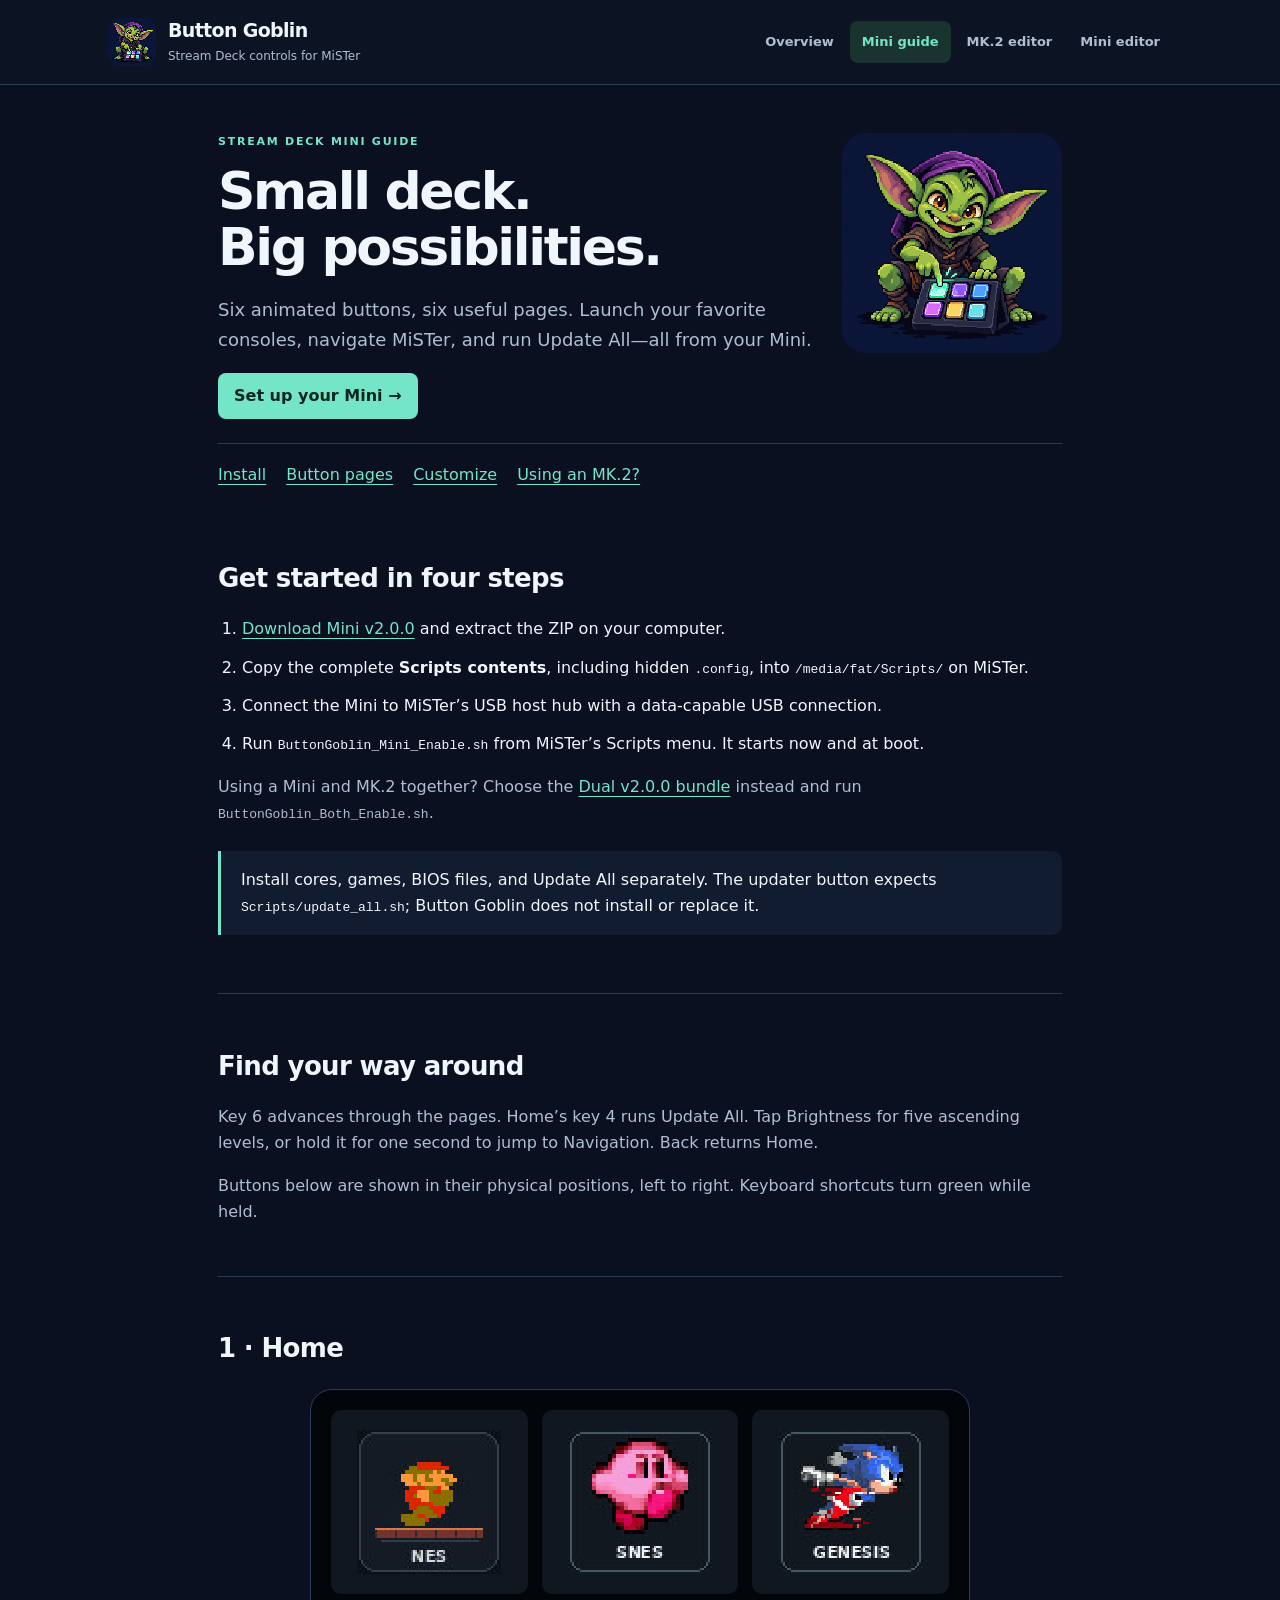
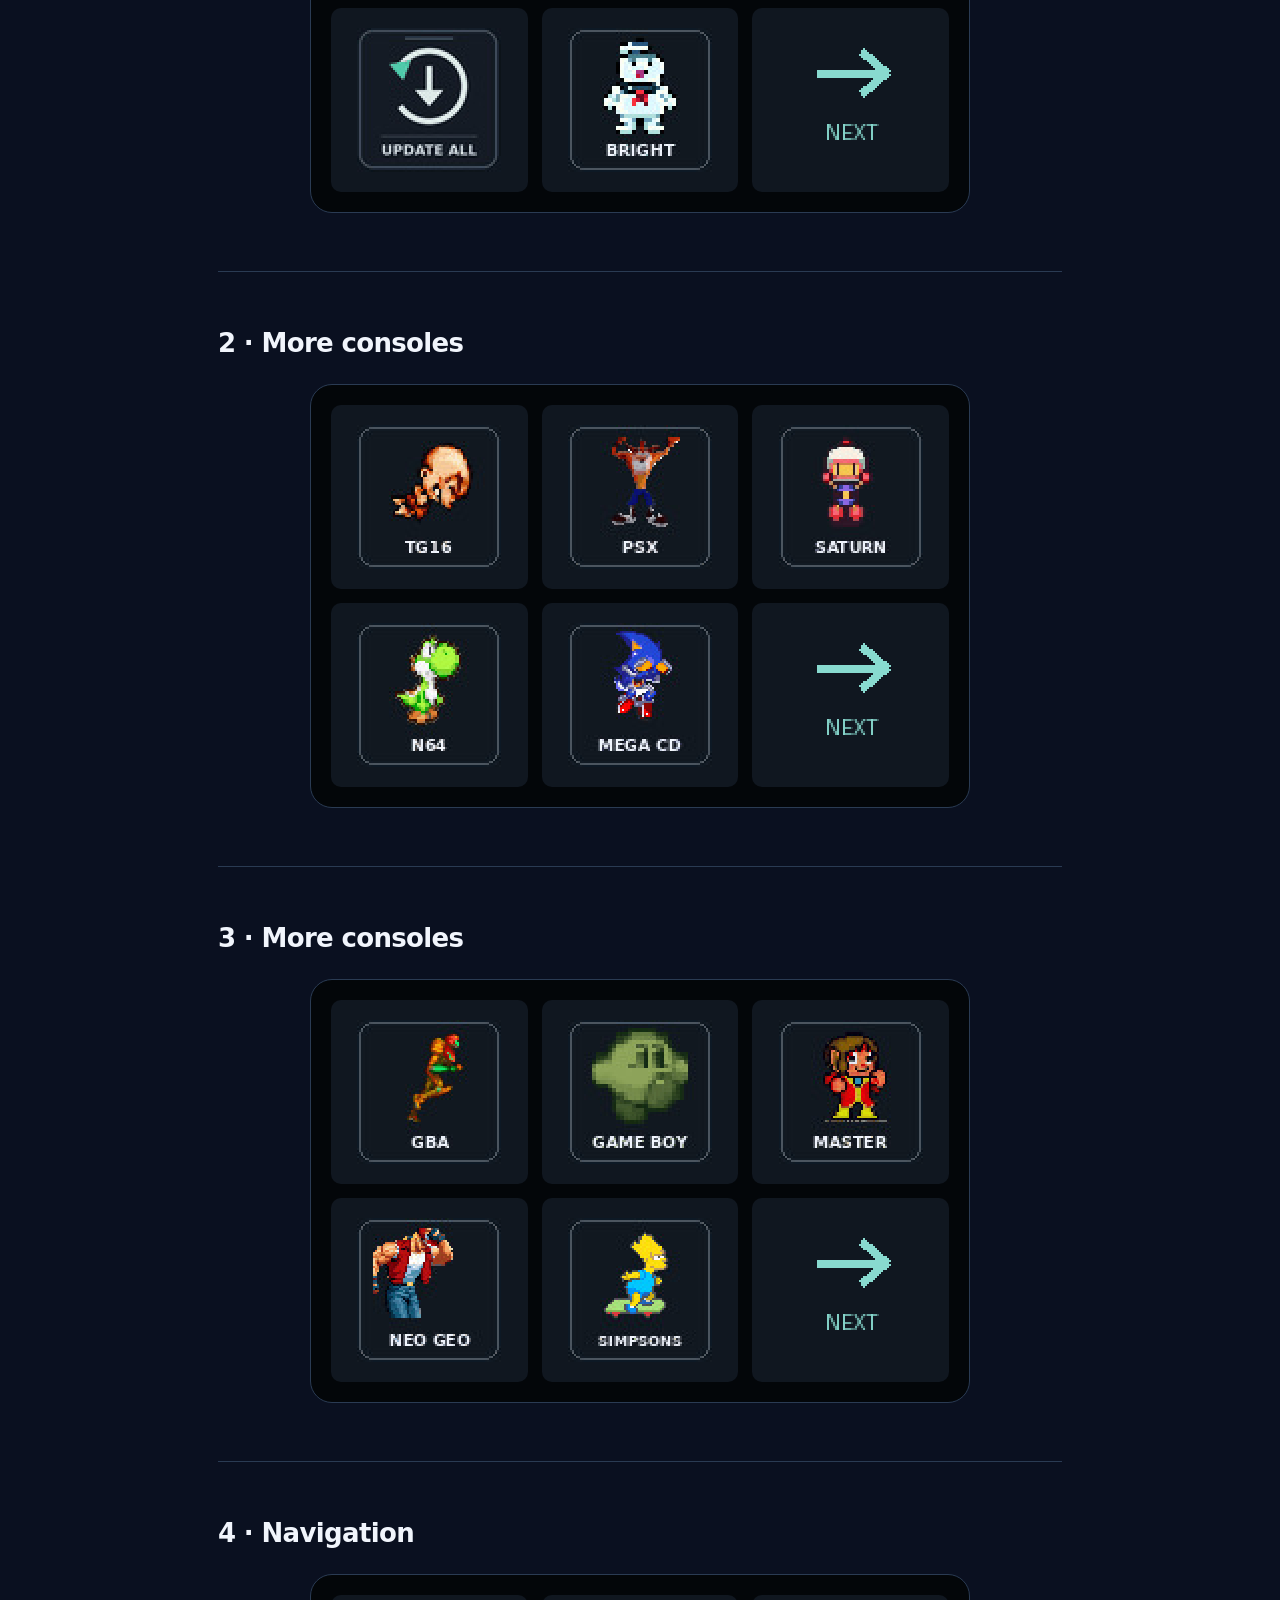
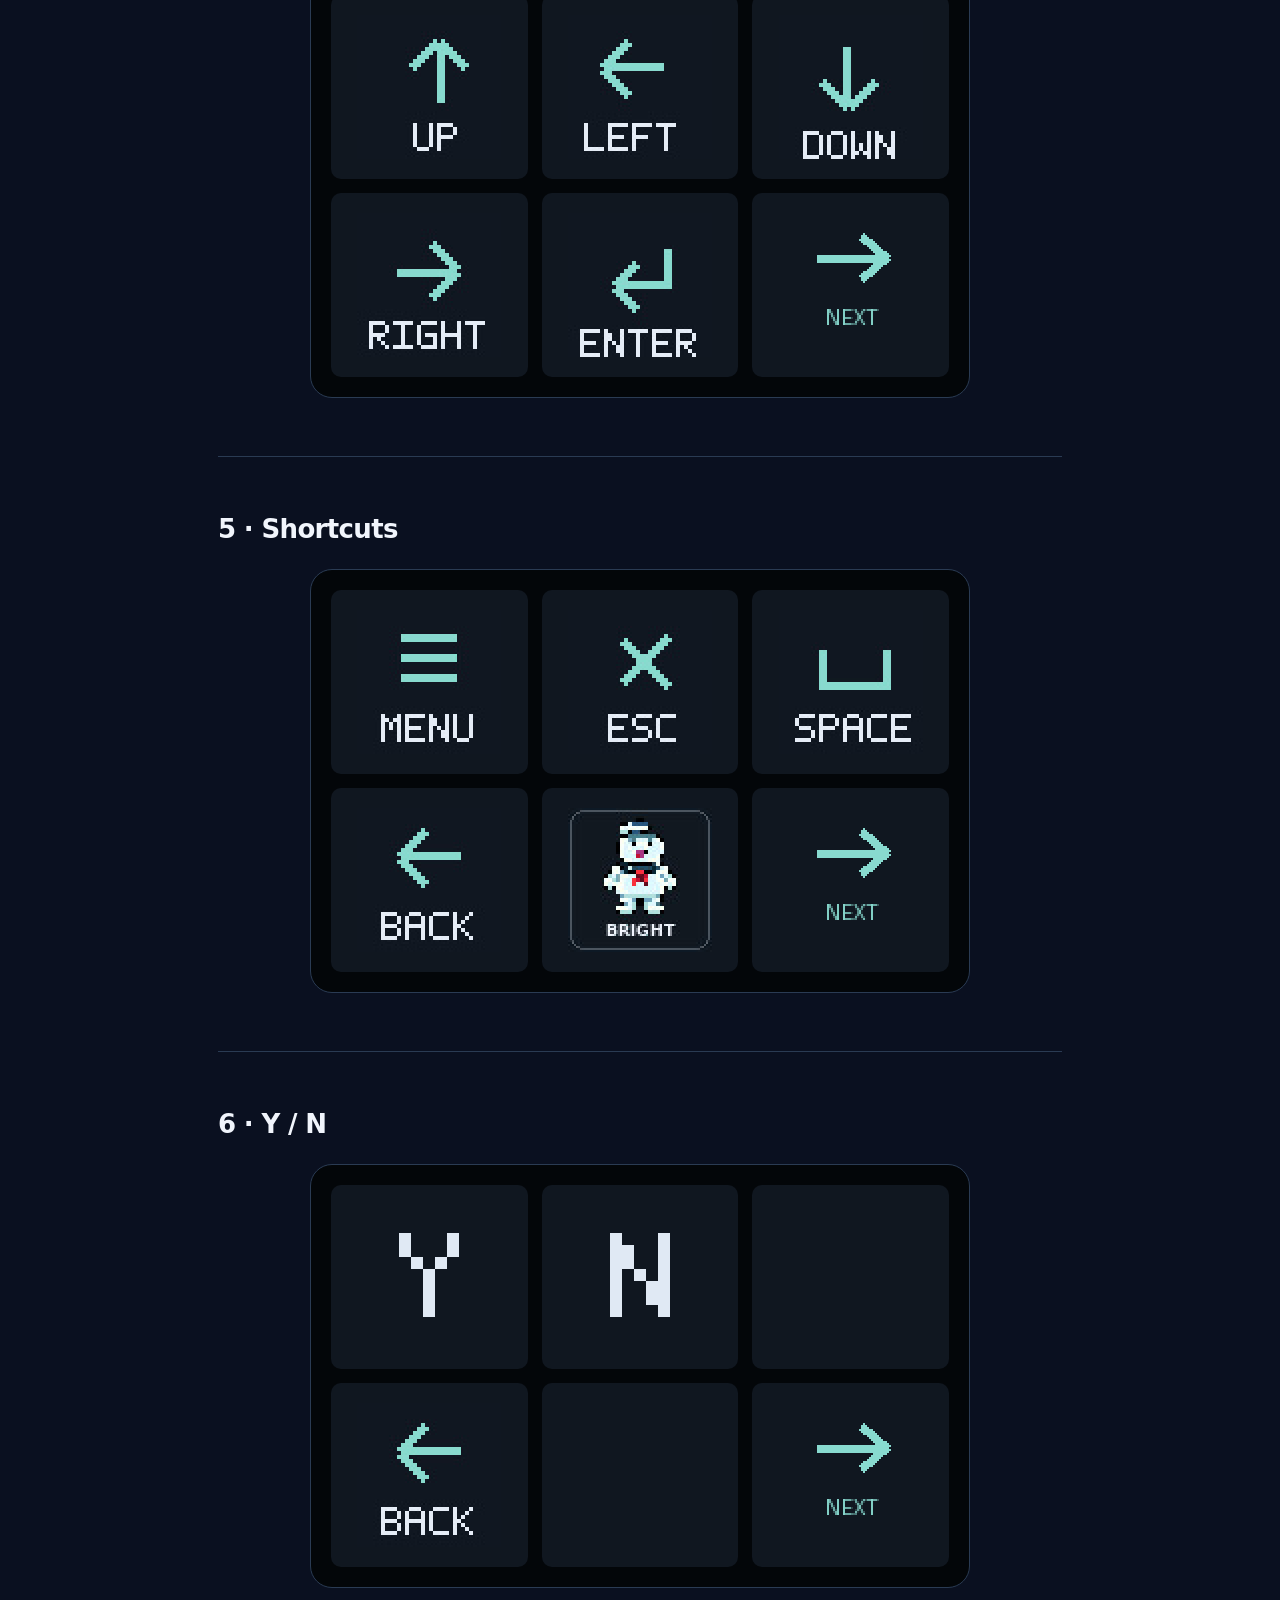
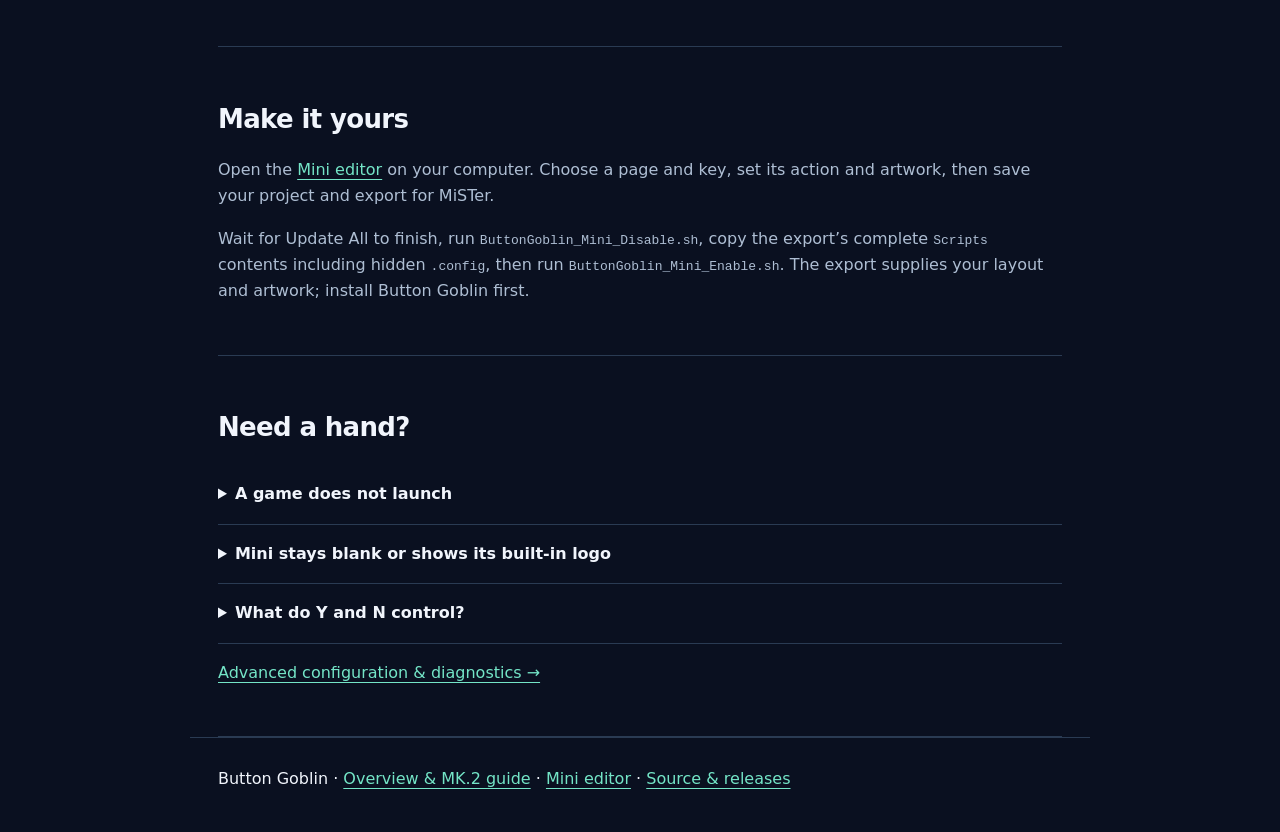
<file: docs/mini.html>
<!doctype html><html lang="en"><head><meta charset="utf-8"><meta name="viewport" content="width=device-width,initial-scale=1"><title>Mini guide · Button Goblin</title><meta name="description" content="Set up Button Goblin for Stream Deck Mini on MiSTer. See all six button pages, install the launcher, and customize your deck."><link rel="canonical" href="https://buttongoblin.monster/mini.html"><link rel="stylesheet" href="site.css?v=20261031"><style>body{line-height:1.65}.deck{display:grid;grid-template-columns:repeat(3,minmax(0,1fr));gap:14px;padding:20px;background:#030609;border:1px solid var(--line);border-radius:22px}.key{text-align:center;background:#101720;border-radius:10px;padding:12px}.key img{display:block;width:100%;max-width:160px;margin:auto;image-rendering:pixelated;aspect-ratio:1}.note{border-left:3px solid var(--accent);padding:16px 20px;background:var(--panel);margin:24px 0}details{padding:16px 0;border-bottom:1px solid var(--line)}summary{cursor:pointer;font-weight:600}.goblin-mascot{image-rendering:pixelated;border-radius:24px}.eyebrow{color:var(--accent);font-weight:800;text-transform:uppercase}.editor-link{display:inline-block;text-decoration:none}li{margin:12px 0}</style></head><body class="mini-guide"><a class="skip-link" href="#main-content">Skip to content</a><header class="site-header"><div class="site-bar"><a class="site-brand" href="index.html"><img src="assets/button-goblin.webp" width="48" height="48" alt=""><span><strong>Button Goblin</strong><small>Stream Deck controls for MiSTer</small></span></a><nav class="site-nav" aria-label="Main navigation"><a href="index.html">Overview</a><a href="mini.html" aria-current="page">Mini guide</a><a href="editor/">MK.2 editor</a><a href="editor/mini.html">Mini editor</a></nav></div></header><main id="main-content"><div class="hero"><img class="goblin-mascot" src="assets/button-goblin.webp" width="220" height="220" alt="Button Goblin with a six-key Stream Deck"><div class="eyebrow">Stream Deck Mini guide</div><h1>Small deck.<br>Big possibilities.</h1><p class="lead">Six animated buttons, six useful pages. Launch your favorite consoles, navigate MiSTer, and run Update All—all from your Mini.</p><a class="editor-link" href="#install">Set up your Mini →</a></div><nav class="local-nav" aria-label="On this page"><a href="#install">Install</a><a href="#page-1">Button pages</a><a href="editor/mini.html">Customize</a><a href="index.html">Using an MK.2?</a></nav><section id="install"><h2>Get started in four steps</h2><ol class="steps"><li><a href="https://github.com/pxpxpxp/buttongoblin/releases/download/mini-v2.0.0/ButtonGoblin_Mini_v2_0_0.zip">Download Mini v2.0.0</a> and extract the ZIP on your computer.</li><li>Copy the complete <strong>Scripts contents</strong>, including hidden <code>.config</code>, into <code>/media/fat/Scripts/</code> on MiSTer.</li><li>Connect the Mini to MiSTer’s USB host hub with a data-capable USB connection.</li><li>Run <code>ButtonGoblin_Mini_Enable.sh</code> from MiSTer’s Scripts menu. It starts now and at boot.</li></ol><p>Using a Mini and MK.2 together? Choose the <a href="https://github.com/pxpxpxp/buttongoblin/releases/download/dual-v2.0.0/ButtonGoblin_Dual_v2_0_0.zip">Dual v2.0.0 bundle</a> instead and run <code>ButtonGoblin_Both_Enable.sh</code>.</p><div class="note">Install cores, games, BIOS files, and Update All separately. The updater button expects <code>Scripts/update_all.sh</code>; Button Goblin does not install or replace it.</div></section><section id="controls"><h2>Find your way around</h2><p>Key 6 advances through the pages. Home’s key 4 runs Update All. Tap Brightness for five ascending levels, or hold it for one second to jump to Navigation. Back returns Home.</p><p>Buttons below are shown in their physical positions, left to right. Keyboard shortcuts turn green while held.</p></section><section id="page-1"><h2>1 · Home</h2><div class="deck"><div class="key"><img src="assets/mini-1c09fa64d529.gif" alt="NES"></div><div class="key"><img src="assets/mini-d19591f74aef.gif" alt="SNES"></div><div class="key"><img src="assets/mini-6c437e86d585.gif" alt="Genesis"></div><div class="key"><img src="assets/mini-9f747e838cac.gif" alt="Update All"></div><div class="key"><img src="assets/mini-e9957d88a40c.gif" alt="Brightness"></div><div class="key"><img src="assets/mini-7480b73964b1.gif" alt="Next"></div></div></section><section id="page-2"><h2>2 · More consoles</h2><div class="deck"><div class="key"><img src="assets/mini-58c2ca056cd0.gif" alt="TurboGrafx-16"></div><div class="key"><img src="assets/mini-54df46e1418d.gif" alt="PlayStation"></div><div class="key"><img src="assets/mini-5008cdf65d72.gif" alt="Saturn"></div><div class="key"><img src="assets/mini-b9729b6f33ca.gif" alt="Nintendo 64"></div><div class="key"><img src="assets/mini-d94de4d1c3d7.gif" alt="Mega CD"></div><div class="key"><img src="assets/mini-7480b73964b1.gif" alt="Next"></div></div></section><section id="page-3"><h2>3 · More consoles</h2><div class="deck"><div class="key"><img src="assets/mini-1b09111dc151.gif" alt="Game Boy Advance"></div><div class="key"><img src="assets/mini-46d7a180b295.gif" alt="Game Boy"></div><div class="key"><img src="assets/mini-c820ca5d98da.gif" alt="Master System"></div><div class="key"><img src="assets/mini-cbc0e3bb19e5.gif" alt="Neo Geo"></div><div class="key"><img src="assets/mini-4125a8313333.gif" alt="Simpsons"></div><div class="key"><img src="assets/mini-7480b73964b1.gif" alt="Next"></div></div></section><section id="page-4"><h2>4 · Navigation</h2><div class="deck"><div class="key"><img src="assets/mini-57a39b70eca9.gif" alt="UP"></div><div class="key"><img src="assets/mini-77a36d45d0c5.gif" alt="LEFT"></div><div class="key"><img src="assets/mini-07c244865df6.gif" alt="DOWN"></div><div class="key"><img src="assets/mini-54111831a6ee.gif" alt="RIGHT"></div><div class="key"><img src="assets/mini-1613233f4fb1.gif" alt="ENTER"></div><div class="key"><img src="assets/mini-7480b73964b1.gif" alt="Next"></div></div></section><section id="page-5"><h2>5 · Shortcuts</h2><div class="deck"><div class="key"><img src="assets/mini-2baf8a1498e5.gif" alt="MENU"></div><div class="key"><img src="assets/mini-4cf844d7d424.gif" alt="ESC"></div><div class="key"><img src="assets/mini-c6b7dce2ec30.gif" alt="SPACE"></div><div class="key"><img src="assets/mini-2d9ea7166fe2.gif" alt="BACK"></div><div class="key"><img src="assets/mini-e9957d88a40c.gif" alt="Brightness"></div><div class="key"><img src="assets/mini-7480b73964b1.gif" alt="Next"></div></div></section><section id="page-6"><h2>6 · Y / N</h2><div class="deck"><div class="key"><img src="assets/mini-6d5edfa2bac9.gif" alt="Y"></div><div class="key"><img src="assets/mini-4dbac39f7bb6.gif" alt="N"></div><div class="key"><img src="assets/mini-bb8f01c28c66.gif" alt="Blank"></div><div class="key"><img src="assets/mini-2d9ea7166fe2.gif" alt="BACK"></div><div class="key"><img src="assets/mini-bb8f01c28c66.gif" alt="Blank"></div><div class="key"><img src="assets/mini-7480b73964b1.gif" alt="Next"></div></div></section><section><h2>Make it yours</h2><p>Open the <a href="editor/mini.html">Mini editor</a> on your computer. Choose a page and key, set its action and artwork, then save your project and export for MiSTer.</p><p>Wait for Update All to finish, run <code>ButtonGoblin_Mini_Disable.sh</code>, copy the export’s complete <code>Scripts</code> contents including hidden <code>.config</code>, then run <code>ButtonGoblin_Mini_Enable.sh</code>. The export supplies your layout and artwork; install Button Goblin first.</p></section><section><h2>Need a hand?</h2><details><summary>A game does not launch</summary><p>Check its installed path in the editor. The default SNES button uses a specific Donkey Kong Country favorite; change it to match your setup.</p></details><details><summary>Mini stays blank or shows its built-in logo</summary><p>Check the USB host connection and data cable, confirm the hidden .config folder was copied, then run Disable followed by Enable after any updater finishes.</p></details><details><summary>What do Y and N control?</summary><p>They send keyboard input to the active MiSTer screen. They do not answer the background Update All process. Run Update All from MiSTer’s Scripts menu for interactive settings.</p></details><p><a href="https://github.com/pxpxpxp/buttongoblin/blob/main/mini/README.md">Advanced configuration & diagnostics →</a></p></section></main><footer>Button Goblin · <a href="index.html">Overview & MK.2 guide</a> · <a href="editor/mini.html">Mini editor</a> · <a href="https://github.com/pxpxpxp/buttongoblin">Source & releases</a></footer></body></html>
</file>
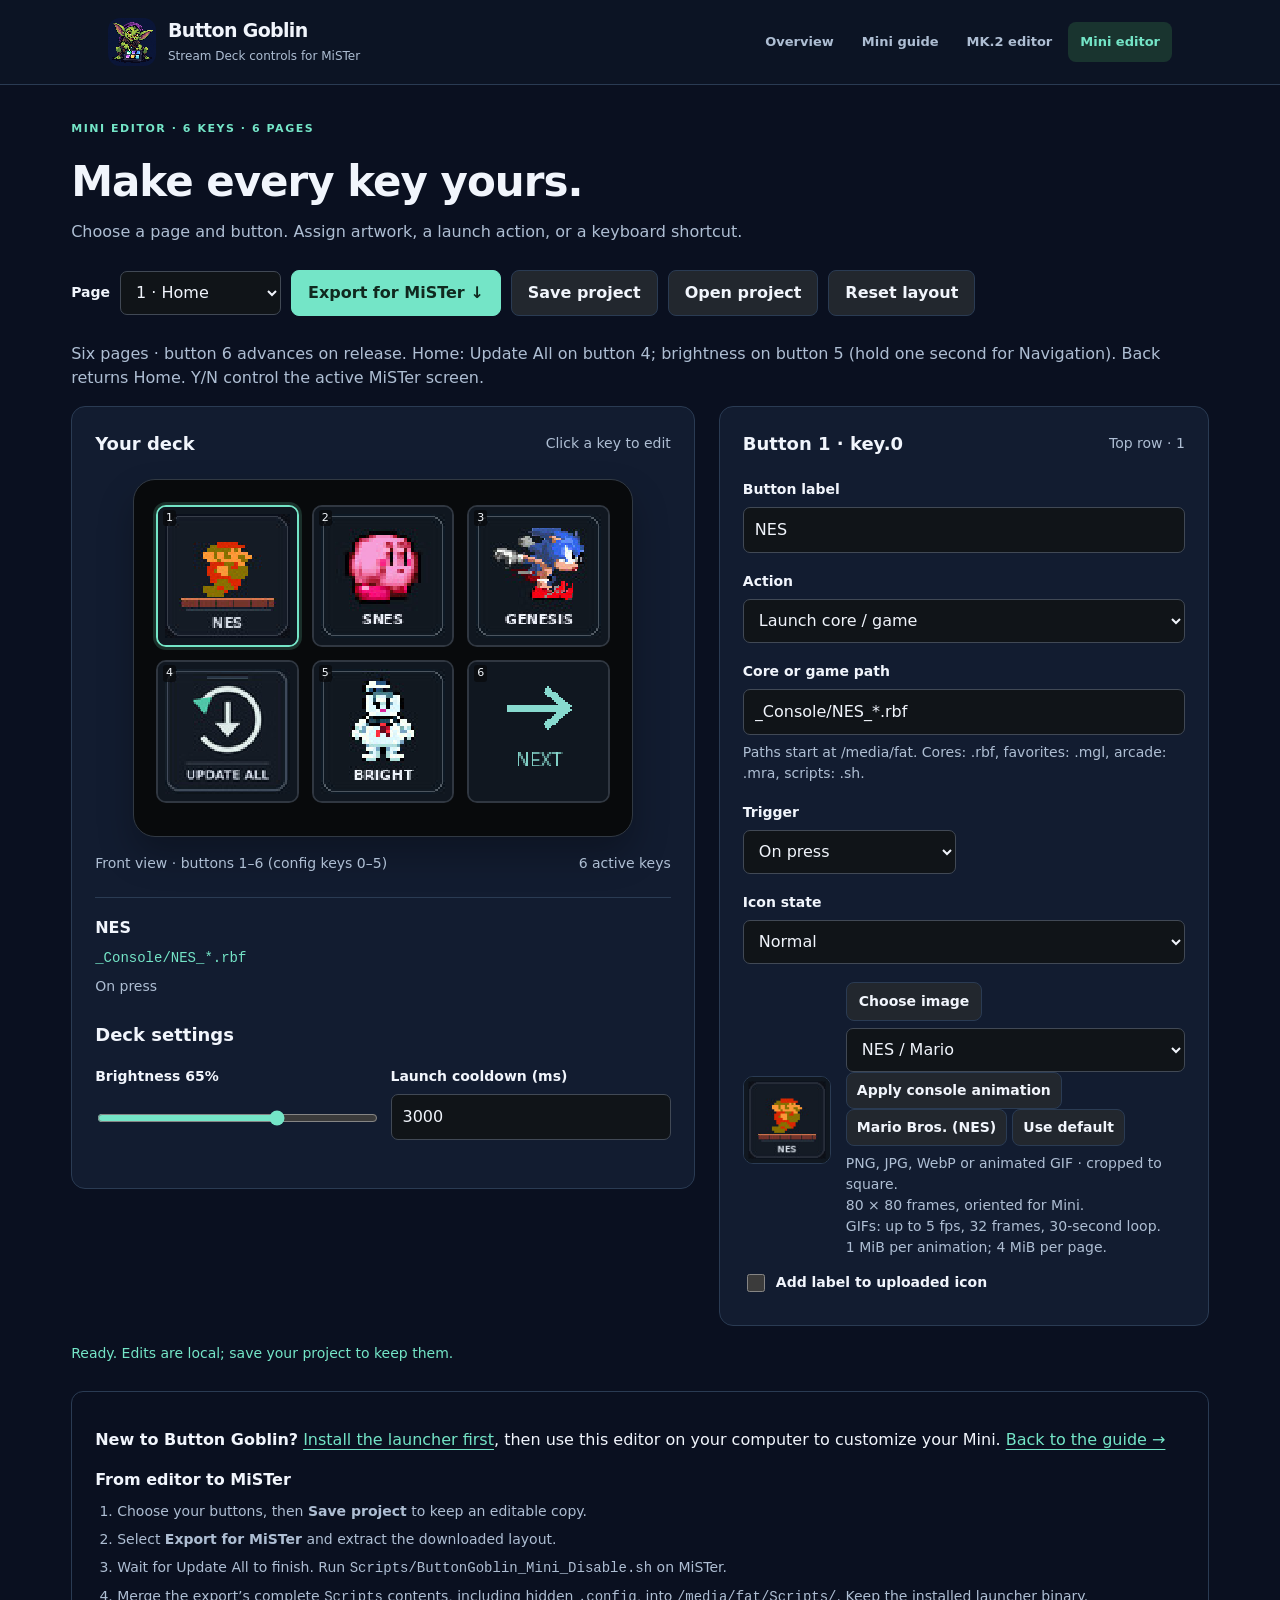
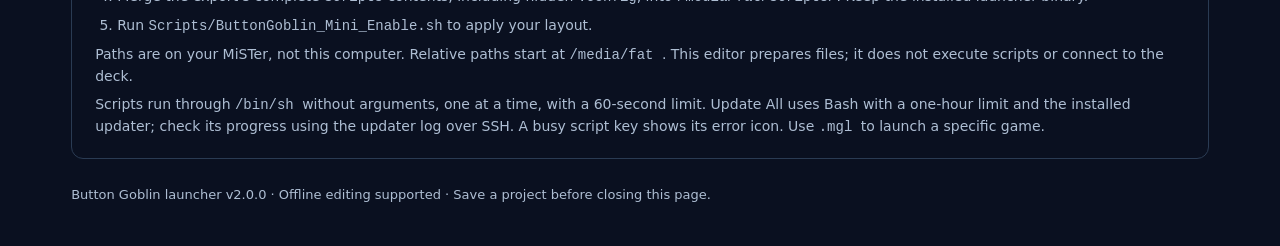
<file: docs/editor/mini.html>
<!doctype html>
<html lang="en">
  <head>
    <meta charset="utf-8">
    <meta name="viewport" content="width=device-width,initial-scale=1">
    <title>
      Button Goblin · Mini Editor
    </title>
<link rel="canonical" href="https://buttongoblin.monster/editor/mini.html">
    <link rel="icon" href="data:image/svg+xml,%3Csvg xmlns='http://www.w3.org/2000/svg' viewBox='0 0 32 32'%3E%3Crect width='32' height='32' rx='8' fill='%23181c21'/%3E%3Cpath d='M8 8h6v6H8zm10 0h6v6h-6zM8 18h6v6H8zm10 0h6v6h-6z' fill='%237af0c7'/%3E%3C/svg%3E">
    <link rel="stylesheet" href="styles.css">
  <link rel="stylesheet" href="../site.css?v=20261031">
</head>
  <body class="mini-editor">
    <a class="skip-link" href="#main-content">Skip to content</a><header class="site-header"><div class="site-bar"><a class="site-brand" href="../index.html"><img src="../assets/button-goblin.webp" width="48" height="48" alt=""><span><strong>Button Goblin</strong><small>Stream Deck controls for MiSTer</small></span></a><nav class="site-nav" aria-label="Main navigation"><a href="../index.html">Overview</a><a href="../mini.html">Mini guide</a><a href="../editor/">MK.2 editor</a><a href="../editor/mini.html" aria-current="page">Mini editor</a></nav></div></header>
    <main id="main-content">
      <div class="intro"><div class="editor-context">Mini editor · 6 keys · 6 pages</div>
        <h1>
          Make every key yours.
        </h1>
        <p>
          Choose a page and button. Assign artwork, a launch action, or a keyboard shortcut.
        </p>
      </div>
      <div class="toolbar"><label for="page">Page</label><select id="page"><option value="0">1 · Home</option><option value="1">2 · Consoles II</option><option value="2">3 · Consoles III</option><option value="3">4 · Navigation</option><option value="4">5 · Shortcuts</option><option value="5">6 · Y / N</option></select>
        <button class="btn primary" id="export">
          Export for MiSTer ↓
        </button>
        <button class="btn" id="save">
          Save project
        </button>
        <button class="btn" id="import">
          Open project
        </button>
        <button class="btn" id="reset">
          Reset layout
        </button>
        <input type="file" id="projectFile" accept=".json,application/json" hidden>
      </div>
      <p id="pageHelp" class="muted"></p><div class="layout">
        <section class="panel" aria-label="Deck preview">
          <div class="panel-title">
            <h2>
              Your deck
            </h2>
            <span class="muted small">
              Click a key to edit
            </span>
          </div>
          <div class="deck" id="deck">
          </div>
          <div class="deck-caption">
            <span>
              Front view · buttons 1–6 (config keys 0–5)
            </span>
            <span id="assigned">
            </span>
          </div>
          <div class="mapping">
            <strong id="summaryLabel">
            </strong>
            <code id="summaryPath">
            </code>
            <p class="help" id="summaryTrigger">
            </p>
          </div>
          <div class="settings">
            <h2>
              Deck settings
            </h2>
            <div class="row">
              <div class="field">
                <label for="brightness">
                  Brightness
                  <span id="brightnessValue">
                    65%
                  </span>
                </label>
                <input id="brightness" type="range" min="0" max="100" value="65">
              </div>
              <div class="field">
                <label for="gap">
                  Launch cooldown (ms)
                </label>
                <input id="gap" type="number" min="100" max="30000" step="100" value="3000">
              </div>
            </div>
          </div>
        </section>
        <section class="panel" aria-label="Key settings">
          <div class="panel-title">
            <h2 id="keyTitle">
              Key 0
            </h2>
            <span class="muted small" id="position">
              Top row · 1
            </span>
          </div>
          <div class="field">
            <label for="label">
              Button label
            </label>
            <input id="label" maxlength="95" autocomplete="off">
          </div>
          <div class="field">
            <label for="action">
              Action
            </label>
            <select id="action">
              <option value="launch">
                Launch core / game
              </option>
              <option value="script">
                Run shell script
              </option>
              <option value="update_all">Update All</option><option value="cycle">Increase brightness (5 levels)</option><option value="dim">
                Dim brightness
              </option>
              <option value="bright">
                Increase brightness
              </option>
              <option value="reload">
                Reload configuration
              </option>
              <option value="restart">
                Restart launcher
              </option>
              <option value="space">Space bar</option><option value="menu">Menu (F12)</option><option value="enter">Enter</option><option value="up">Up arrow</option><option value="down">Down arrow</option><option value="left">Left arrow</option><option value="right">Right arrow</option><option value="escape">Escape</option><option value="y">Y</option><option value="n">N</option><option value="next">Next page</option><option value="back">Back to Home</option><option value="none">
                No action
              </option>
            </select>
          </div>
          <div class="field" id="targetField">
            <label for="target" id="targetLabel">
              Core or game path
            </label>
            <input id="target" maxlength="1000" spellcheck="false" autocomplete="off">
            <p class="help" id="targetHelp">
            </p>
          </div>
          <div class="row">
            <div class="field">
              <label for="trigger">
                Trigger
              </label>
              <select id="trigger">
                <option value="press">
                  On press
                </option>
                <option value="release">
                  On release
                </option>
                <option value="hold">
                  On hold
                </option>
              </select>
            </div>
            <div class="field" id="holdField">
              <label for="hold">
                Hold duration (ms)
              </label>
              <input id="hold" type="number" min="100" max="10000" step="100">
            </div>
          </div>
          <div class="field">
            <label for="state">
              Icon state
            </label>
            <select id="state">
              <option value="normal">
                Normal
              </option>
              <option value="request">
                Request sent / script finished
              </option>
              <option value="success">Finished (Update All)</option><option value="error">
                Error
              </option>
            </select>
          </div>
          <div class="icon-editor">
            <img id="iconPreview" class="preview" alt="Selected icon">
            <div class="upload">
              <label class="btn" for="iconFile">
                Choose image
              </label>
              <input id="iconFile" type="file" accept="image/png,image/jpeg,image/webp,image/gif" hidden>
              <select id="consoleChoice" aria-label="Console animation preset">
                <option value="0">
                  NES / Mario
                </option>
                <option value="1">
                  SNES / Kirby
                </option>
                <option value="2">
                  GENESIS / Sonic
                </option>
                <option value="3">
                  TG16 / Bonk
                </option>
                <option value="4">
                  PSX / Crash
                </option>
                <option value="5">
                  SATURN / Bomberman
                </option>
                <option value="6">
                  N64 / Yoshi
                </option>
                <option value="7">
                  MEGA CD / Metal Sonic
                </option>
                <option value="8">
                  GBA / Samus
                </option>
                <option value="9">
                  GAME BOY / Kirby
                </option>
                <option value="10">
                  MASTER / Alex Kidd
                </option>
                <option value="12">Simpsons · Bart</option><option value="13">Stay Puft · brightness</option><option value="11">
                  NEO GEO / Terry
                </option>
              </select>
              <button class="btn" id="consolePreset" style="font-size:14px;padding:7px 10px">
                Apply console animation
              </button>
              <button class="btn" id="marioPreset" style="font-size:14px;padding:7px 10px">
                Mario Bros. (NES)
              </button>
              <button class="btn" id="restoreIcon" style="font-size:14px;padding:7px 10px">
                Use default
              </button>
              <p class="help">
                PNG, JPG, WebP or animated GIF · cropped to square.
                <br>
                80 × 80 frames, oriented for Mini.
                <br>
                GIFs: up to 5 fps, 32 frames, 30-second loop.
                <br>
                1 MiB per animation; 4 MiB per page.
              </p>
            </div>
          </div>
          <label class="check">
            <input id="addLabel" type="checkbox">
            Add label to uploaded icon
          </label>
        </section>
      </div>
      <div class="status" role="status" aria-live="polite" id="status">
        Ready. Edits are local; save your project to keep them.
      </div>
      <section class="instructions"><p><strong>New to Button Goblin?</strong> <a href="../index.html#install">Install the launcher first</a>, then use this editor on your computer to customize your Mini. <a href="../mini.html">Back to the guide →</a></p>
        <h2>
          From editor to MiSTer
        </h2>
        <ol><li>Choose your buttons, then <strong>Save project</strong> to keep an editable copy.</li><li>Select <strong>Export for MiSTer</strong> and extract the downloaded layout.</li><li>Wait for Update All to finish. Run <code>Scripts/ButtonGoblin_Mini_Disable.sh</code> on MiSTer.</li><li>Merge the export’s complete <code>Scripts</code> contents, including hidden <code>.config</code>, into <code>/media/fat/Scripts/</code>. Keep the installed launcher binary.</li><li>Run <code>Scripts/ButtonGoblin_Mini_Enable.sh</code> to apply your layout.</li></ol>
        <p class="help">
          Paths are on your MiSTer, not this computer. Relative paths start at
          <code>
            /media/fat
          </code>
          . This editor prepares files; it does not execute scripts or connect to the deck.
        </p>
        <p class="help">
          Scripts run through
          <code>
            /bin/sh
          </code>
          without arguments, one at a time, with a 60-second limit. Update All uses Bash with a one-hour limit and the installed updater; check its progress using the updater log over SSH. A busy script key shows its error icon. Use
          <code>
            .mgl
          </code>
          to launch a specific game.
        </p>
      </section>
      <footer>
        Button Goblin launcher v2.0.0 · Offline editing supported · Save a project before closing this page.
      </footer>
    </main>
    <script src="mini-defaults.js"></script>
    <script src="gif.js"></script>
    <script src="mini-app.js"></script>
  </body>
</html>
</file>
<file: docs/site.css>
/* Shared site chrome: guides and editors belong to the same product. */
:root{color-scheme:dark;--bg:#0a1020;--panel:#121c30;--ink:#f1f5fc;--muted:#aebed3;--line:#2a3b53;--accent:#74e5c7;--mint:#74e5c7}
*{box-sizing:border-box}body{margin:0;background:var(--bg);color:var(--ink);font-family:system-ui,-apple-system,Segoe UI,sans-serif}a{color:var(--accent);text-underline-offset:4px}a:focus-visible,button:focus-visible,summary:focus-visible{outline:3px solid var(--accent);outline-offset:4px}img{max-width:100%}
.site-header{display:block;padding:0;border-bottom:1px solid var(--line);background:#0c1424;position:relative;z-index:5}
.site-bar{max-width:1120px;margin:auto;padding:18px 28px;display:flex;align-items:center;justify-content:space-between;gap:24px}
.site-brand{display:flex;align-items:center;gap:12px;color:var(--ink);text-decoration:none;flex-shrink:0}.site-brand img{border-radius:12px;image-rendering:pixelated;width:48px;height:48px}.site-brand strong{display:block;font-size:19px;line-height:1.25;letter-spacing:-.035em}.site-brand small{display:block;font-size:12px;line-height:1.5;color:var(--muted);margin-top:4px}
.site-nav{display:flex;gap:4px;align-items:center;font-size:13px;font-weight:600}.site-nav a{padding:10px 12px;color:var(--muted);border-radius:8px;text-decoration:none;white-space:nowrap}.site-nav a:hover{background:#17253a;color:var(--ink)}.site-nav a[aria-current=page]{background:#19342f;color:var(--accent)}
.skip-link{position:fixed;top:-100px;left:16px;z-index:20;padding:12px;background:var(--accent);color:#071c16}.skip-link:focus{top:12px}
.guide-toolbar{background:#0c1424;border-bottom:1px solid var(--line)}.guide-toolbar-inner{max-width:1120px;margin:auto;padding:0 28px;display:flex;align-items:center;justify-content:space-between;gap:16px}.guide-toolbar .page-tabs{display:flex;justify-content:flex-start;gap:2px;flex-wrap:wrap;padding:0;margin:0}.page-tabs button{border:0;border-bottom:3px solid transparent;border-radius:0;background:transparent;color:var(--muted);padding:15px 12px 12px;font-size:13px}.page-tabs button[aria-selected=true]{background:transparent;border-color:var(--accent);color:var(--ink)}.page-tabs button:hover{color:var(--ink);background:#142136}.motion-control{font-size:12px;white-space:nowrap;background:transparent;border:1px solid var(--line);color:var(--muted);border-radius:7px;padding:7px 10px}
.wrap{max-width:1120px;padding-left:28px;padding-right:28px}.guide-page .hero{padding:48px 0 12px}.guide-page .hero h1{font-size:clamp(36px,4.6vw,56px);line-height:1.08;margin:16px 0 22px;letter-spacing:-.045em}.guide-page .hero .lead{font-size:18px;line-height:1.7;max-width:690px}.goblin-mascot{margin:0 0 28px 36px;width:272px}.editor-link{font-weight:600;padding:10px 16px;border-radius:8px}.hero .editor-link{background:var(--accent);border-color:var(--accent);color:#09251d}.box{padding:26px;border-radius:14px}.box p:last-child{margin-bottom:0}section{scroll-margin-top:24px}.eyebrow{font-size:11px;letter-spacing:.16em}.caption{line-height:1.65}footer{border-top:0}footer a{white-space:nowrap}
body.mini-guide{max-width:none;margin:0;padding:0}.mini-guide main,.mini-guide footer{max-width:900px;margin:auto;padding:0 28px}.mini-guide main{padding-top:48px}.mini-guide footer{padding-top:28px;padding-bottom:40px;border-top:1px solid var(--line)}.mini-guide h1{font-size:clamp(36px,5vw,52px);letter-spacing:-.045em;margin:12px 0 20px}.mini-guide h2{font-size:26px;letter-spacing:-.025em;line-height:1.25}.mini-guide p{color:var(--muted)}.mini-guide .hero{display:flow-root}.mini-guide .goblin-mascot{float:right;width:220px;max-width:32%;margin:0 0 24px 28px}.mini-guide .lead{font-size:18px}.mini-guide section{padding:34px 0;margin:0;border-bottom:1px solid var(--line)}.mini-guide .deck{max-width:660px;margin:24px auto}.mini-guide .note{border-radius:0 10px 10px 0}.mini-guide .local-nav{display:flex;gap:20px;flex-wrap:wrap;padding:18px 0;border-top:1px solid var(--line);margin-top:24px}.mini-guide .steps{padding-left:24px}.mini-guide code{overflow-wrap:anywhere}
.editor-context{color:var(--accent);font-size:11px;letter-spacing:.14em;text-transform:uppercase;font-weight:700;margin-bottom:12px}.intro h1{font-size:clamp(30px,4vw,42px)}.panel{border-radius:14px}.toolbar{align-items:center}.toolbar>label{margin:0}.toolbar>select{width:auto;min-width:160px}.deck-caption{gap:12px;flex-wrap:wrap}
@media(max-width:760px){.site-bar{flex-wrap:wrap;padding:16px 20px 10px;gap:14px}.site-nav{width:100%;gap:3px;justify-content:flex-start;flex-wrap:wrap}.site-nav a{padding:9px 10px;font-size:12px}.site-brand strong{font-size:18px}.guide-toolbar-inner{padding:0 20px 12px;flex-wrap:wrap;gap:8px}.guide-toolbar .page-tabs{width:100%}.page-tabs button{font-size:12px;padding:12px 9px 9px}.guide-page .hero{padding-top:32px}.wrap{padding:0 20px}.guide-page .hero .lead{font-size:17px}.goblin-mascot{float:none;display:block;width:180px;max-width:70%;margin:0 0 24px}.guide-page .hero h1{font-size:38px}.mini-guide main{padding:32px 20px 0}.mini-guide footer{padding:24px 20px}.mini-guide .goblin-mascot{float:none;width:160px;max-width:60%;margin:0 0 24px}.mini-guide section{padding:26px 0}.mini-guide .deck{gap:8px;padding:12px}.mini-guide .key{padding:7px}.site-header+.guide-toolbar{position:static}}
@media(prefers-reduced-motion:reduce){html{scroll-behavior:auto}}
@media print{.site-header,.guide-toolbar,.skip-link{display:none}.guide-page .hero{padding-top:0}}
@media(max-width:760px){.site-nav{display:grid;grid-template-columns:repeat(4,minmax(0,1fr));gap:3px}.site-nav a{padding:9px 4px;text-align:center;white-space:normal;line-height:1.5}.site-brand small{font-size:11px}}
@media(max-width:760px){.guide-toolbar-inner{flex-wrap:nowrap;padding:0 20px;gap:8px}.guide-toolbar .page-tabs{flex:1;min-width:0;width:auto;flex-wrap:nowrap;overflow-x:auto;scrollbar-width:thin}.page-tabs button{flex:none;white-space:nowrap;min-height:46px}.motion-control{font-size:10px;padding:7px;flex:none}.goblin-mascot{width:148px}.guide-page .hero{padding-top:26px}}
.mini-guide h1{line-height:1.08}
@media(max-width:760px){.guide-toolbar .page-tabs{scrollbar-width:none}.guide-toolbar .page-tabs::-webkit-scrollbar{display:none}}

.mini-guide .goblin-mascot{height:auto}
</file>
<file: docs/editor/styles.css>
:root {
    color-scheme: dark;
    --bg: #101316;
    --panel: #191d22;
    --line: #333a43;
    --muted: #a8b1bd;
    --ink: #f0f4f7;
    --mint: #7af0c7
}

* {
    box-sizing: border-box
}

body {
    margin: 0;
    background: var(--bg);
    color: var(--ink);
    font: 16px/1.5 system-ui, sans-serif
}

button,
input,
select {
    font: inherit
}

button {
    cursor: pointer
}

button:focus-visible,
input:focus-visible,
select:focus-visible {
    outline: 3px solid var(--mint);
    outline-offset: 3px
}

header {
    padding: 24px 4vw;
    border-bottom: 1px solid var(--line);
    display: flex;
    align-items: center;
    gap: 14px;
    justify-content: space-between
}

.brand {
    display: flex;
    gap: 13px;
    align-items: center
}

.mark {
    width: 39px;
    height: 39px;
    background: var(--mint);
    color: #10291f;
    border-radius: 10px;
    text-align: center;
    line-height: 39px;
    font-weight: 800
}

.brand b {
    display: block;
    font-size: 18px
}

.muted {
    color: var(--muted)
}

.small {
    font-size: 14px
}

.badge {
    font-size: 13px;
    color: var(--mint);
    border: 1px solid #345b4d;
    padding: 5px 10px;
    border-radius: 20px
}

main {
    max-width: 1240px;
    margin: auto;
    padding: 36px 4vw 48px
}

.intro h1 {
    font-size: 32px;
    letter-spacing: -1px;
    margin: 0 0 7px
}

.intro p {
    margin: 0;
    color: var(--muted)
}

.toolbar {
    display: flex;
    gap: 10px;
    flex-wrap: wrap;
    margin: 26px 0
}

.btn {
    border: 1px solid var(--line);
    border-radius: 8px;
    padding: 10px 16px;
    background: #22272e;
    color: var(--ink);
    font-weight: 600
}

.primary {
    background: var(--mint);
    border-color: var(--mint);
    color: #10291f
}

.btn:hover {
    filter: brightness(1.1)
}

.layout {
    display: grid;
    grid-template-columns: minmax(0, 1.12fr) minmax(340px, .88fr);
    gap: 24px;
    align-items: start
}

.panel {
    border: 1px solid var(--line);
    border-radius: 14px;
    background: var(--panel);
    padding: 23px
}

.panel-title {
    display: flex;
    justify-content: space-between;
    align-items: center;
    margin-bottom: 22px
}

.panel-title h2 {
    font-size: 18px;
    margin: 0
}

.deck {
    background: #080a0c;
    border: 1px solid #313943;
    border-radius: 22px;
    padding: 25px 22px 33px;
    box-shadow: 0 18px 35px #0004;
    display: grid;
    grid-template-columns: repeat(5, minmax(0, 1fr));
    gap: 13px
}

.key {
    position: relative;
    aspect-ratio: 1;
    border: 2px solid #303741;
    background: #11171d;
    border-radius: 10px;
    padding: 0;
    overflow: hidden
}

.key img {
    display: block;
    width: 100%;
    height: 100%;
    object-fit: contain
}

.key.device img {
    transform: rotate(180deg)
}

.key.selected {
    border-color: var(--mint);
    box-shadow: 0 0 0 3px #7af0c72a
}

.key .number {
    position: absolute;
    top: 3px;
    left: 5px;
    background: #080a0cbf;
    color: #f1f5f9;
    font-size: 11px;
    border-radius: 3px;
    padding: 0 3px
}

.deck-caption {
    display: flex;
    justify-content: space-between;
    font-size: 14px;
    color: var(--muted);
    margin: 16px 0 23px
}

.mapping {
    padding-top: 18px;
    border-top: 1px solid var(--line)
}

.mapping strong {
    display: block;
    margin-bottom: 5px
}

.mapping code {
    word-break: break-word;
    font-size: 14px;
    color: var(--mint)
}

label {
    display: block;
    font-size: 14px;
    font-weight: 600;
    margin-bottom: 7px
}

input,
select {
    width: 100%;
    padding: 10px 11px;
    border: 1px solid #414955;
    border-radius: 7px;
    background: #101418;
    color: var(--ink);
    min-height: 44px
}

input[type=range] {
    padding: 0;
    accent-color: var(--mint)
}

input[type=checkbox] {
    width: 18px;
    min-height: 18px;
    accent-color: var(--mint)
}

.field {
    margin-bottom: 18px
}

.row {
    display: grid;
    grid-template-columns: 1fr 1fr;
    gap: 15px
}

.help {
    color: var(--muted);
    font-size: 14px;
    margin: 7px 0 0
}

.icon-editor {
    display: flex;
    gap: 15px;
    align-items: center
}

.preview {
    width: 88px;
    height: 88px;
    border: 1px solid var(--line);
    border-radius: 10px;
    object-fit: contain;
    background: #0d1014
}

.preview.device {
    transform: rotate(180deg)
}

.upload {
    flex: 1
}

.upload .btn {
    display: inline-block;
    font-size: 14px;
    padding: 8px 12px
}

.check {
    display: flex;
    align-items: center;
    gap: 8px;
    margin-top: 13px
}

.settings {
    margin-top: 24px
}

.settings h2 {
    font-size: 18px;
    margin: 0 0 18px
}

.status {
    min-height: 24px;
    margin: 17px 0;
    color: var(--mint);
    font-size: 14px
}

.status.error {
    color: #ffabb0
}

.instructions {
    margin-top: 24px;
    padding: 20px 23px;
    border: 1px solid var(--line);
    border-radius: 12px
}

.instructions h2 {
    font-size: 16px;
    margin: 0 0 9px
}

.instructions ol {
    margin: 0;
    padding-left: 22px;
    color: var(--muted);
    font-size: 14px
}

.instructions li {
    margin: 7px 0
}

footer {
    color: var(--muted);
    font-size: 13px;
    margin-top: 26px
}

a {
    color: var(--mint)
}

[hidden] {
    display: none !important
}

@media(max-width:850px) {
    .layout {
        grid-template-columns: 1fr
    }

    .intro h1 {
        font-size: 27px
    }

    .deck {
        max-width: 580px;
        margin: auto
    }

    .panel {
        padding: 19px
    }

    header {
        padding: 18px 4vw
    }

    .badge {
        display: none
    }
}

@media(max-width:430px) {
    .deck {
        gap: 8px;
        padding: 18px 12px 25px
    }

    .row {
        grid-template-columns: 1fr
    }

    .btn {
        padding: 9px 12px;
        font-size: 14px
    }

    main {
        padding-top: 24px
    }

    .deck-caption {
        font-size: 12px
    }

    .key .number {
        font-size: 9px
    }
}

.btn:disabled,
.key:disabled {
    opacity: .5;
    cursor: wait
}

#page{width:auto;min-width:10rem}.key img{image-rendering:pixelated}

.goblin-mark{display:block;width:84px;height:84px;object-fit:contain;image-rendering:pixelated;border-radius:14px}
@media(max-width:650px){.goblin-mark{width:60px;height:60px}}

.mini-editor .deck { grid-template-columns:repeat(3,minmax(0,1fr)); max-width:500px; margin:auto; }
</file>
